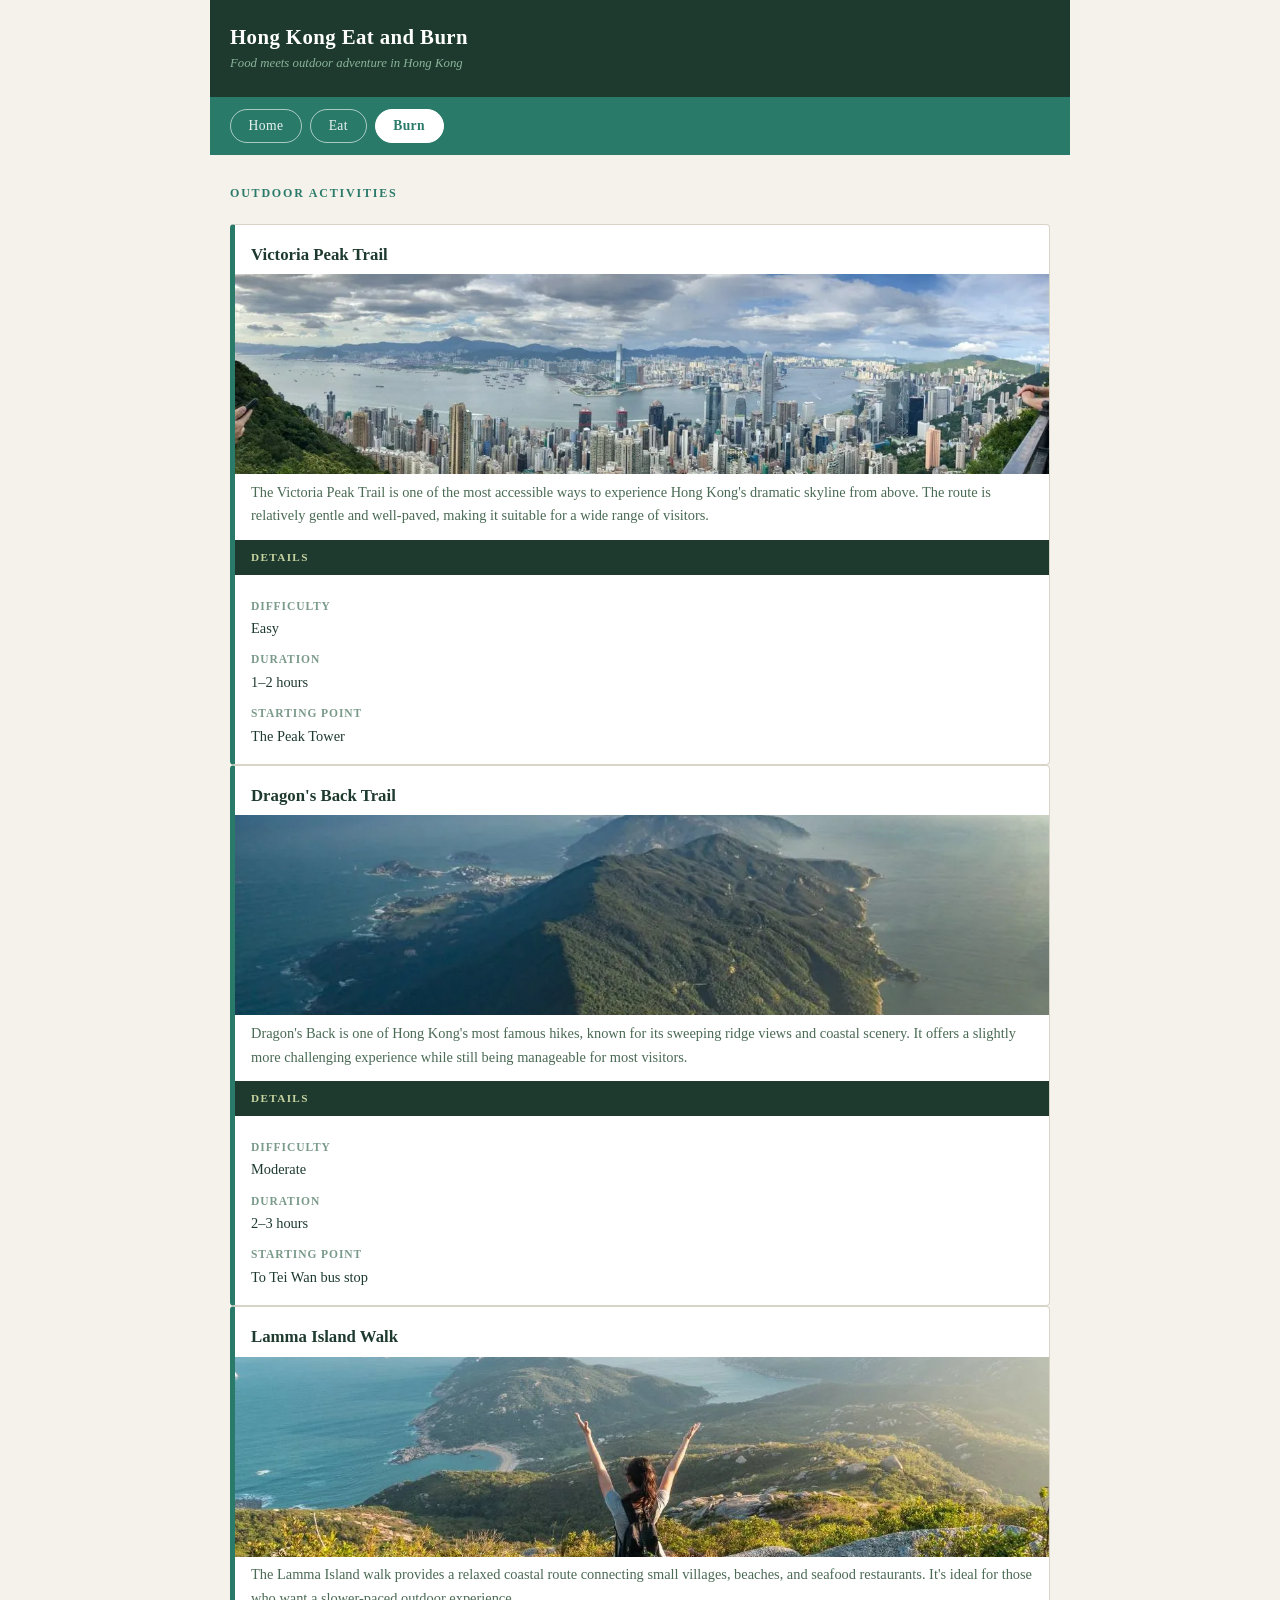
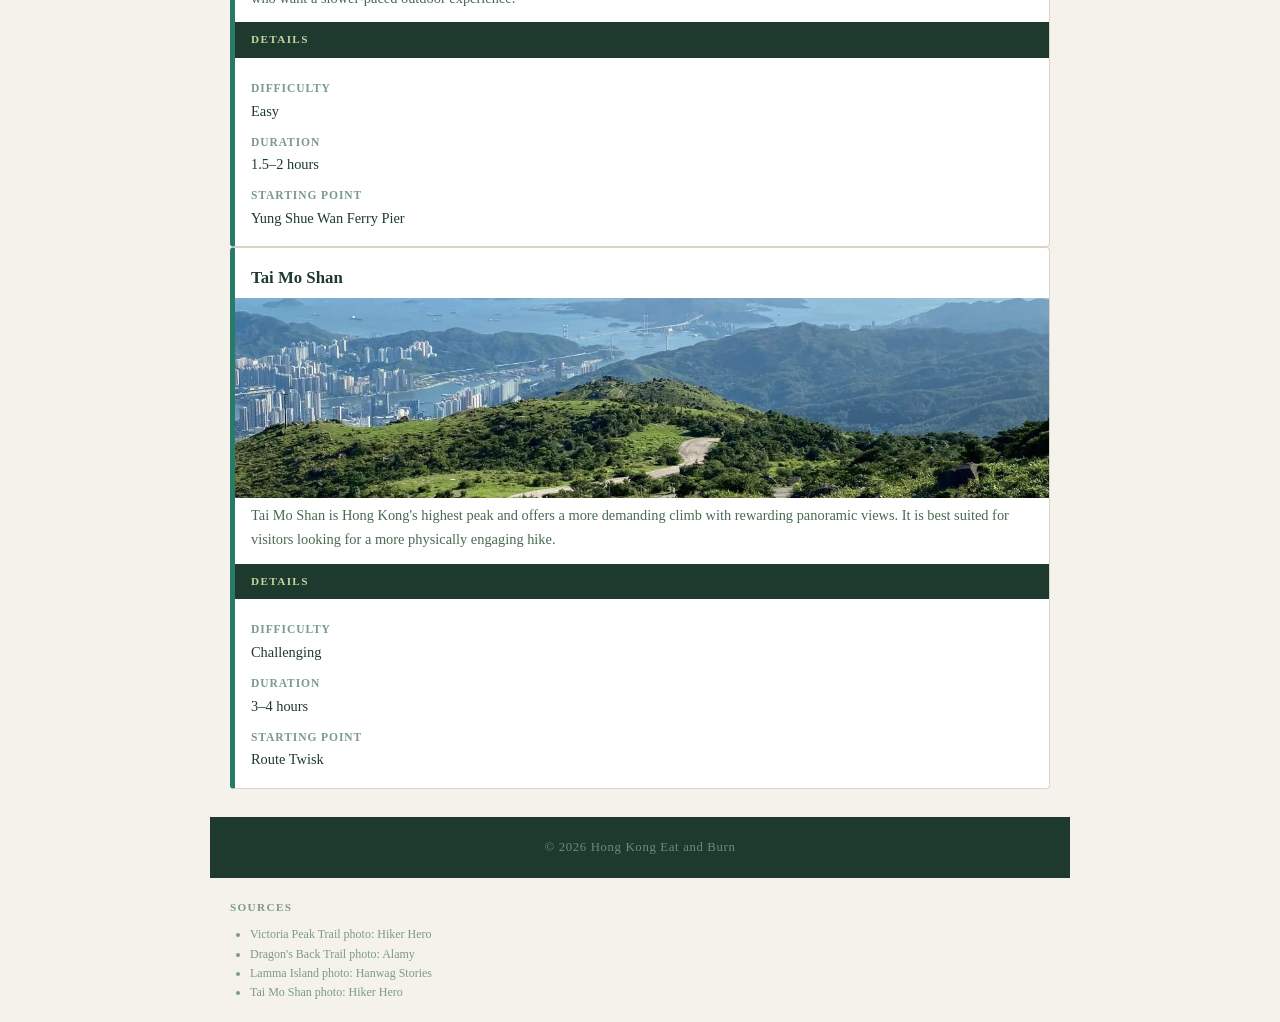
<file: burn.html>
<!DOCTYPE html>
<html lang="en">

<head>
  <meta charset="UTF-8">
  <meta name="viewport" content="width=device-width, initial-scale=1.0">
  <title>Burn | Hong Kong Eat and Burn</title>
  <link rel="stylesheet" href="styles/site.css">
</head>

<body class="page-burn">

  <header>
    <div class="header-text">
      <h1>Hong Kong Eat and Burn</h1>
      <p>Food meets outdoor adventure in Hong Kong</p>
    </div>
    <button id="hamburger-btn" aria-label="Toggle navigation menu">
      <span></span>
      <span></span>
      <span></span>
    </button>
  </header>

  <nav id="main-nav" class="hidden">
    <ul>
      <li><a href="index.html">Home</a></li>
      <li><a href="eat.html">Eat</a></li>
      <li><a href="burn.html" class="active">Burn</a></li>
    </ul>
  </nav>

  <main>
        <section class="activities">
      <h2>Outdoor Activities</h2>
      <div id="activities-container"></div>
    </section>
  </main>

  <footer>
    <p>© 2026 Hong Kong Eat and Burn</p>
  </footer>

  <section class="sources">
    <h2>Sources</h2>
    <ul>
      <li>Victoria Peak Trail photo: Hiker Hero</li>
      <li>Dragon's Back Trail photo: Alamy</li>
      <li>Lamma Island photo: Hanwag Stories</li>
      <li>Tai Mo Shan photo: Hiker Hero</li>
    </ul>
  </section>

<script src="scripts/jquery-3.7.1.js"></script>
<script src="scripts/main.js"></script>
</body>

</html>
</file>
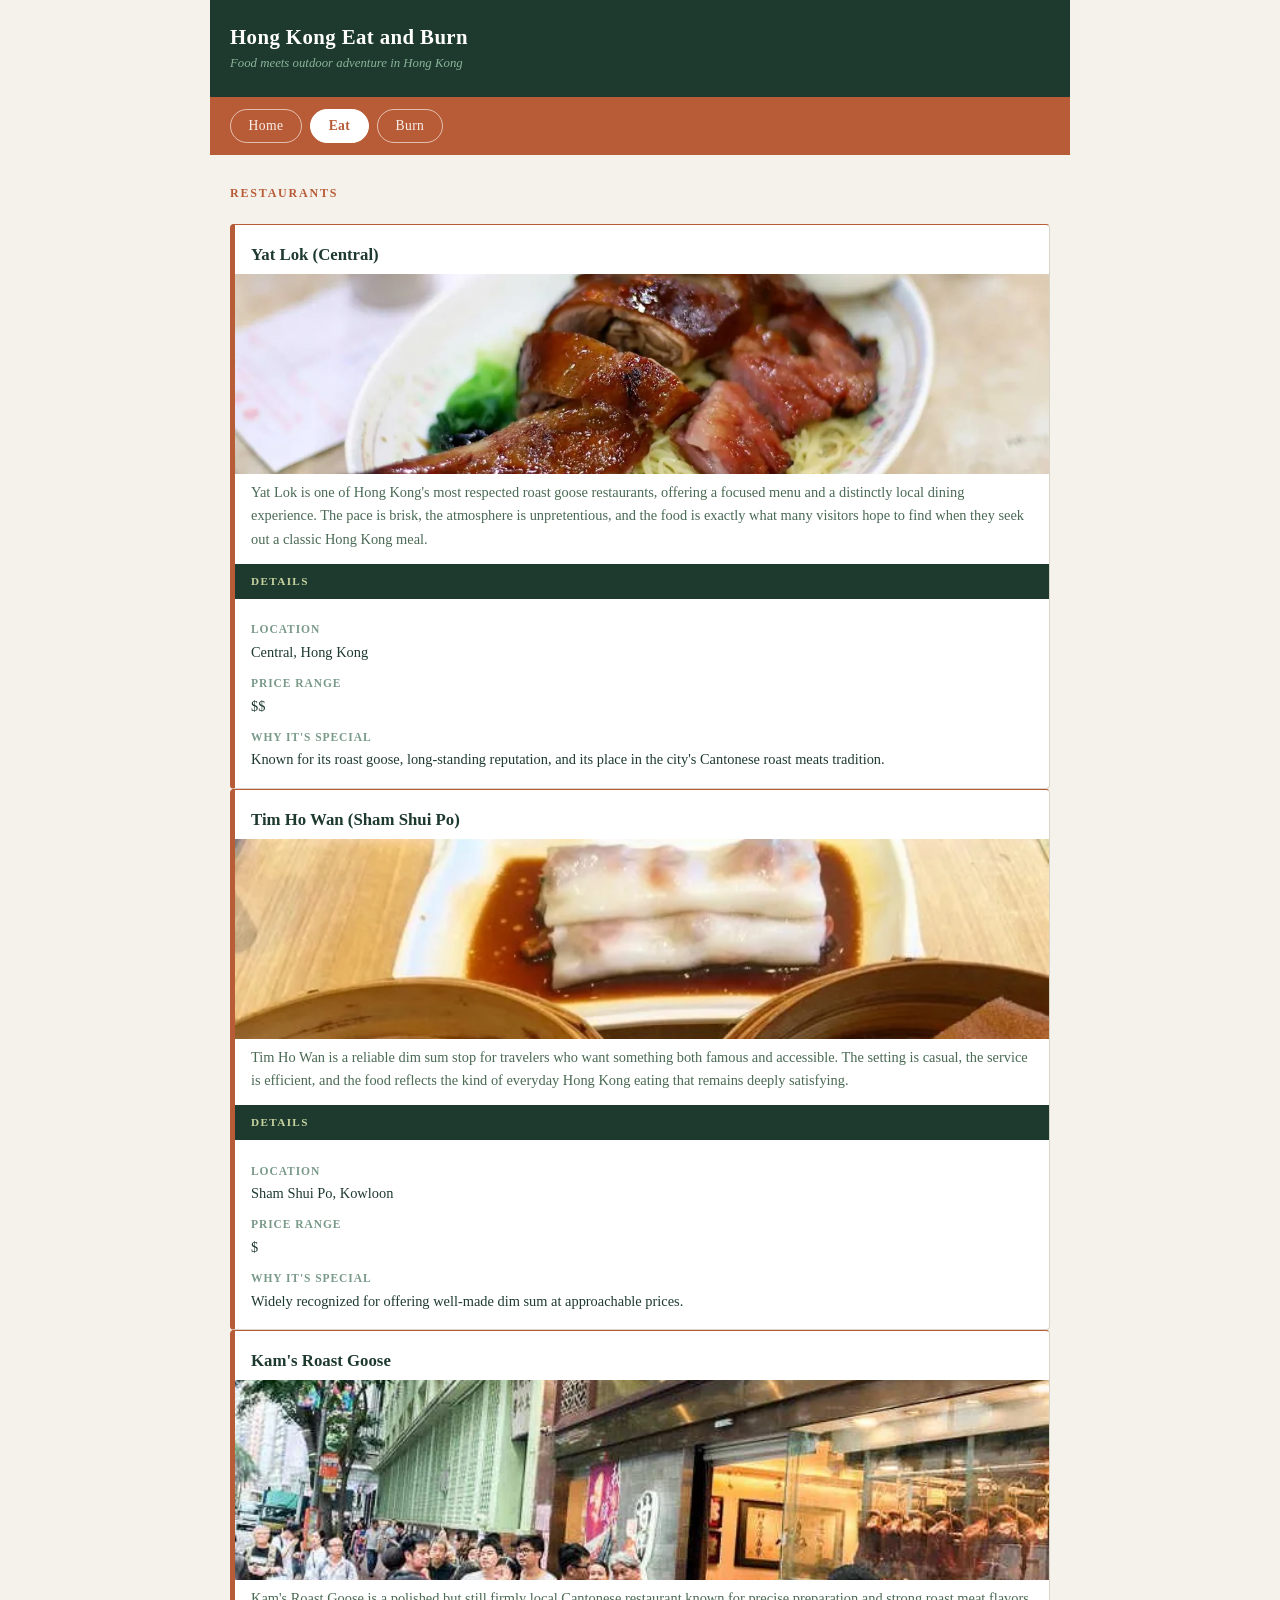
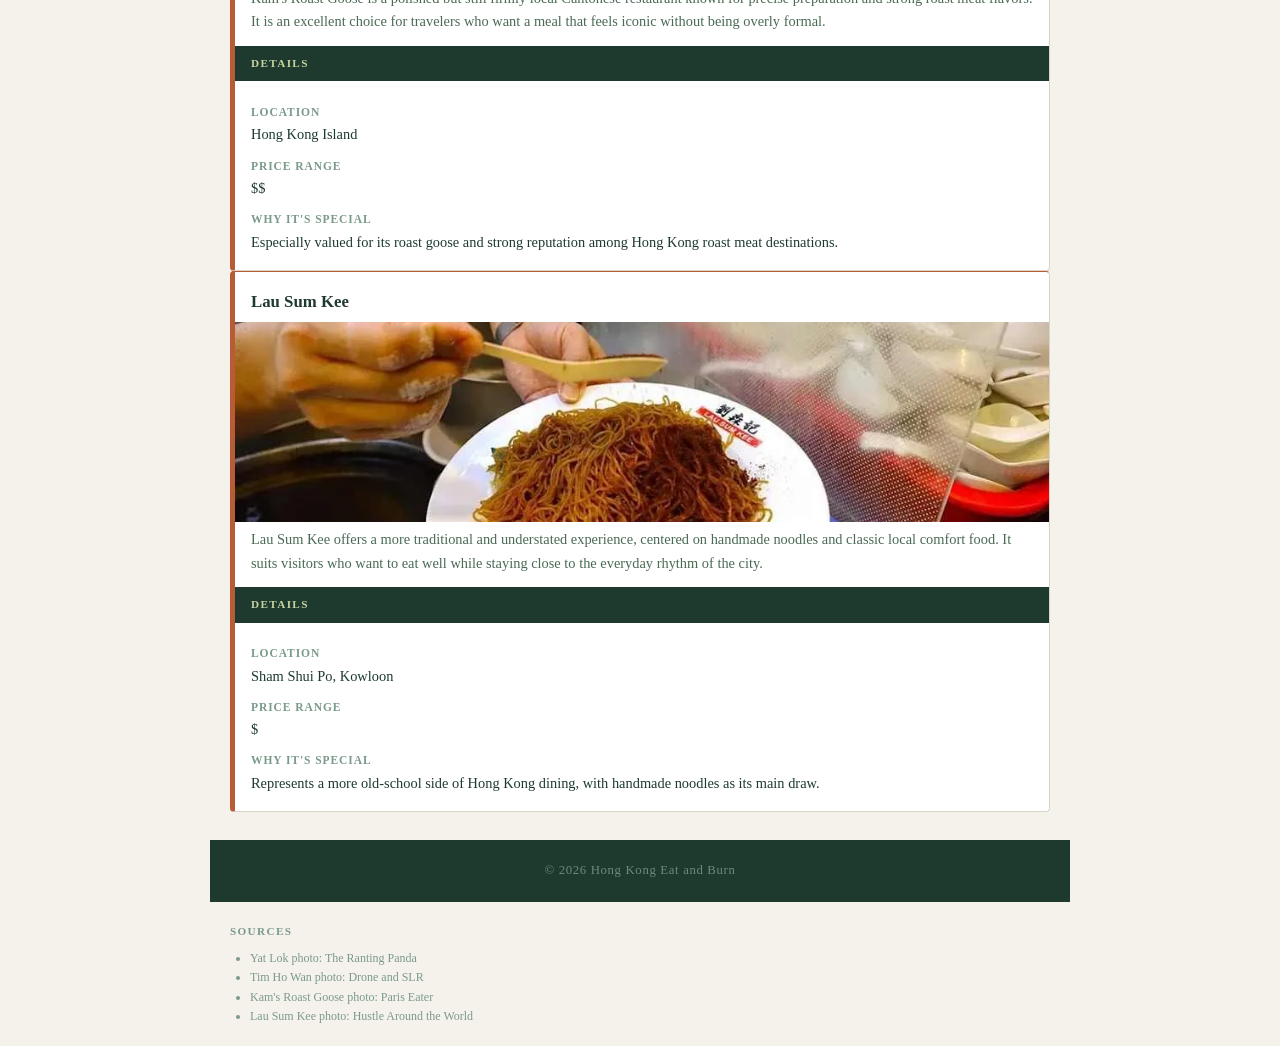
<file: eat.html>
<!DOCTYPE html>
<html lang="en">
<head>
  <meta charset="UTF-8">
  <meta name="viewport" content="width=device-width, initial-scale=1.0">
  <title>Eat | Hong Kong Eat and Burn</title>
  <link rel="stylesheet" href="styles/site.css">
</head>

<body class="page-eat">

  <header>
    <div class="header-text">
      <h1>Hong Kong Eat and Burn</h1>
      <p>Food meets outdoor adventure in Hong Kong</p>
    </div>
    <button id="hamburger-btn" aria-label="Toggle navigation menu">
      <span></span>
      <span></span>
      <span></span>
    </button>
  </header>

  <nav id="main-nav" class="hidden">
    <ul>
      <li><a href="index.html">Home</a></li>
      <li><a href="eat.html" class="active">Eat</a></li>
      <li><a href="burn.html">Burn</a></li>
    </ul>
  </nav>

  <main>
        <section class="restaurants">
      <h2>Restaurants</h2>
      <div id="restaurants-container"></div>
    </section>
  </main>

  <footer>
    <p>© 2026 Hong Kong Eat and Burn</p>
  </footer>

  <section class="sources">
    <h2>Sources</h2>
    <ul>
      <li>Yat Lok photo: The Ranting Panda</li>
      <li>Tim Ho Wan photo: Drone and SLR</li>
      <li>Kam's Roast Goose photo: Paris Eater</li>
      <li>Lau Sum Kee photo: Hustle Around the World</li>
    </ul>
  </section>

<script src="scripts/jquery-3.7.1.js"></script>
<script src="scripts/main.js"></script>
</body>
</html>
</file>
<file: styles/site.css>
* {
  box-sizing: border-box;
  margin: 0;
  padding: 0;
}

body {
  max-width: 860px;
  margin: 0 auto;
  font-family: Georgia, "Times New Roman", serif;
  font-size: 16px;
  line-height: 1.7;
  color: #1e3a2f;
  background-color: #f5f2eb;
}

img {
  display: block;
  max-width: 100%;
}


/*HEADER*/

header {
  background-color: #1e3a2f;
  padding: 1.5rem 1.25rem;
  display: flex;
  flex-direction: row;
  align-items: center;
  gap: 1rem;
}

header img {
  width: 72px;
  height: 72px;
  border-radius: 50%;
  object-fit: cover;
  flex-shrink: 0;
  border: 3px solid #5a8a4a;
}

.header-text {
  display: flex;
  flex-direction: column;
  flex: 1;
}

header h1 {
  font-size: 1.3rem;
  font-weight: bold;
  color: #ffffff;
  line-height: 1.25;
  letter-spacing: 0.02em;
}

header p {
  font-size: 0.8rem;
  color: #8ab49a;
  margin-top: 0.3rem;
  font-style: italic;
  line-height: 1.4;
}


/*HAMBURGER BUTTON*/

#hamburger-btn {
  display: flex;
  flex-direction: column;
  justify-content: center;
  gap: 5px;
  background: none;
  border: 1.5px solid rgba(255, 255, 255, 0.6);
  border-radius: 4px;
  padding: 0.45rem 0.5rem;
  cursor: pointer;
  flex-shrink: 0;
  margin-left: auto;
}

#hamburger-btn span {
  display: block;
  width: 20px;
  height: 2px;
  background-color: #ffffff;
}


/* NAVIGATION*/

nav {
  background-color: #5a8a4a;
  padding: 0.75rem 1.25rem;
}

nav ul {
  list-style: none;
  display: flex;
  flex-direction: column;
  gap: 0.5rem;
}

nav ul li a {
  display: inline-block;
  padding: 0.3rem 1.1rem;
  border: 1.5px solid rgba(255, 255, 255, 0.6);
  border-radius: 999px;
  text-decoration: none;
  font-size: 0.85rem;
  color: rgba(255, 255, 255, 0.9);
  font-family: Georgia, serif;
  letter-spacing: 0.03em;
}

nav ul li a.active {
  background-color: #ffffff;
  border-color: #ffffff;
  font-weight: bold;
  color: #1e3a2f;
}

#main-nav.hidden {
  display: none;
}


/*WIDE SCREEN (700px+)*/

@media (min-width: 700px) {

  #hamburger-btn {
    display: none;
  }

  #main-nav,
  #main-nav.hidden {
    display: block;
  }

  nav ul {
    flex-direction: row;
    flex-wrap: wrap;
    gap: 0.5rem;
  }
}


/*MAIN*/

main {
  display: flex;
  flex-direction: column;
}

.intro {
  background-color: #ffffff;
  padding: 1.75rem 1.25rem;
  border-left: 5px solid #5a8a4a;
}

.intro p {
  font-size: 1rem;
  color: #3a5a4a;
  line-height: 1.8;
}

.how-to-use {
  background-color: #1e3a2f;
  padding: 1.75rem 1.25rem;
  display: flex;
  flex-direction: column;
  gap: 0.75rem;
}

.how-to-use h2 {
  font-size: 0.75rem;
  font-weight: bold;
  letter-spacing: 0.15em;
  text-transform: uppercase;
  color: #c8d4a0;
}

.how-to-use ol {
  padding-left: 1.25rem;
}

.how-to-use ol li {
  font-size: 0.9rem;
  color: #d0cfc0;
  margin-bottom: 0.6rem;
  line-height: 1.6;
}


/*ITINERARY CARDS*/

.itineraries {
  background-color: #f5f2eb;
  padding: 1.75rem 1.25rem;
  display: flex;
  flex-direction: column;
  gap: 1.25rem;
}

.itineraries h2 {
  font-size: 0.75rem;
  font-weight: bold;
  letter-spacing: 0.15em;
  text-transform: uppercase;
}

.itinerary-card {
  background-color: #ffffff;
  border: 1px solid #d8d4c8;
  border-top: 4px solid #5a8a4a;
  border-radius: 4px;
  overflow: hidden;
  display: flex;
  flex-direction: column;
  cursor: pointer;
}

.itinerary-card img {
  width: 100%;
  height: 180px;
  object-fit: cover;
}

.itinerary-card h3 {
  font-size: 1rem;
  font-weight: bold;
  color: #1e3a2f;
  padding: 0.875rem 1rem 0.4rem;
  line-height: 1.35;
}

.itinerary-card > p {
  font-size: 0.875rem;
  color: #4a6a54;
  padding: 0 1rem 0.5rem;
  line-height: 1.65;
}

.card-hint {
  display: block;
  font-size: 0.75rem;
  color: #5a8a4a;
  font-style: italic;
  padding: 0 1rem 0.875rem;
  letter-spacing: 0.02em;
}




/*RESTAURANTS & ACTIVITIES*/

.restaurants,
.activities {
  background-color: #f5f2eb;
  padding: 1.75rem 1.25rem;
  display: flex;
  flex-direction: column;
  gap: 1.25rem;
}

.restaurants h2,
.activities h2 {
  font-size: 0.75rem;
  font-weight: bold;
  letter-spacing: 0.15em;
  text-transform: uppercase;
}

.restaurants article,
.activities article {
  background-color: #ffffff;
  border: 1px solid #d8d4c8;
  border-left: 5px solid #5a8a4a;
  border-radius: 4px;
  overflow: hidden;
  display: flex;
  flex-direction: column;
}

.restaurants article img,
.activities article img {
  width: 100%;
  height: 200px;
  object-fit: cover;
}

.restaurants article h3,
.activities article h3 {
  font-size: 1.05rem;
  font-weight: bold;
  color: #1e3a2f;
  padding: 1rem 1rem 0.3rem;
}

.restaurants article > p,
.activities article > p {
  font-size: 0.9rem;
  color: #4a6a54;
  padding: 0.4rem 1rem 0.75rem;
  line-height: 1.65;
}

.restaurants article h4,
.activities article h4 {
  font-size: 0.7rem;
  font-weight: bold;
  letter-spacing: 0.12em;
  text-transform: uppercase;
  color: #c8d4a0;
  padding: 0.5rem 1rem;
  background-color: #1e3a2f;
}

.restaurants article dl,
.activities article dl {
  display: flex;
  flex-direction: column;
  padding: 0.75rem 1rem 1rem;
}

.restaurants article dl dt,
.activities article dl dt {
  font-size: 0.72rem;
  font-weight: bold;
  letter-spacing: 0.08em;
  text-transform: uppercase;
  color: #7a9a8a;
  margin-top: 0.6rem;
}

.restaurants article dl dd,
.activities article dl dd {
  font-size: 0.9rem;
  color: #1e3a2f;
  margin-left: 0;
}




/*FOOTER*/

footer {
  background-color: #1e3a2f;
  padding: 1.25rem;
  display: flex;
  flex-direction: row;
  justify-content: center;
  align-items: center;
}

footer p {
  font-size: 0.8rem;
  color: #6a8a7a;
  letter-spacing: 0.05em;
}


/*SOURCES*/

.sources {
  padding: 1.25rem;
  background-color: #f5f2eb;
}

.sources h2 {
  font-size: 0.7rem;
  font-weight: bold;
  letter-spacing: 0.12em;
  text-transform: uppercase;
  color: #7a9a8a;
  margin-bottom: 0.5rem;
}

.sources ul {
  padding-left: 1.25rem;
}

.sources ul li {
  font-size: 0.75rem;
  color: #7a9a8a;
  line-height: 1.6;
}


/*MODAL*/

#modal-overlay {
  position: fixed;
  inset: 0;
  background-color: rgba(0, 0, 0, 0.65);
  display: flex;
  align-items: center;
  justify-content: center;
  z-index: 1000;
}

#modal-overlay.hidden {
  display: none;
}

#modal-box {
  background-color: #ffffff;
  width: 90%;
  max-width: 560px;
  max-height: 90vh;
  overflow-y: auto;
  border-radius: 4px;
  border-top: 4px solid #5a8a4a;
  position: relative;
  display: flex;
  flex-direction: column;
}

#modal-img {
  width: 100%;
  height: 240px;
  object-fit: cover;
}

#modal-content {
  padding: 1.25rem 1.25rem 1.5rem;
  display: flex;
  flex-direction: column;
  gap: 0.75rem;
}

#modal-title {
  font-size: 1.1rem;
  font-weight: bold;
  color: #1e3a2f;
  line-height: 1.35;
}

#modal-desc {
  font-size: 0.9rem;
  color: #4a6a54;
  line-height: 1.75;
}

#modal-close {
  position: absolute;
  top: 0.6rem;
  right: 0.6rem;
  width: 32px;
  height: 32px;
  background-color: #ffffff;
  border: 1.5px solid #d8d4c8;
  border-radius: 50%;
  font-size: 0.85rem;
  color: #1e3a2f;
  cursor: pointer;
  display: flex;
  align-items: center;
  justify-content: center;
  font-family: Georgia, serif;
}


/* Home — sage green */
.page-home nav {
  background-color: #5a8a4a;
}

.page-home nav ul li a.active {
  color: #5a8a4a;
}

.page-home nav ul li a {
  color: #ffffff;
  border-color: rgba(255, 255, 255, 0.8);
}

.page-home .itineraries h2 {
  color: #5a8a4a;
}

/* Eat — terracotta */
.page-eat nav {
  background-color: #b85c38;
}

.page-eat nav ul li a.active {
  color: #b85c38;
}

.page-eat header img {
  border-color: #b85c38;
}

.page-eat #hamburger-btn {
  border-color: rgba(255, 255, 255, 0.6);
}

.page-eat .restaurants h2 {
  color: #b85c38;
}

.page-eat .restaurants article {
  border-left-color: #b85c38;
  border-top-color: #b85c38;
}

/* Burn — teal */
.page-burn nav {
  background-color: #2a7a6a;
}

.page-burn nav ul li a.active {
  color: #2a7a6a;
}

.page-burn header img {
  border-color: #2a7a6a;
}

.page-burn #hamburger-btn {
  border-color: rgba(255, 255, 255, 0.6);
}

.page-burn .activities h2 {
  color: #2a7a6a;
}

.page-burn .activities article {
  border-left-color: #2a7a6a;
}

@media (pointer: coarse) {
  nav ul li a {
    padding: 0.6rem 1.1rem;
  }

  #hamburger-btn {
    padding: 0.65rem 0.7rem;
  }

  .itinerary-card {
    padding-bottom: 0.5rem;
  }

  #modal-close {
    width: 44px;
    height: 44px;
    font-size: 1rem;
  }
}
</file>
